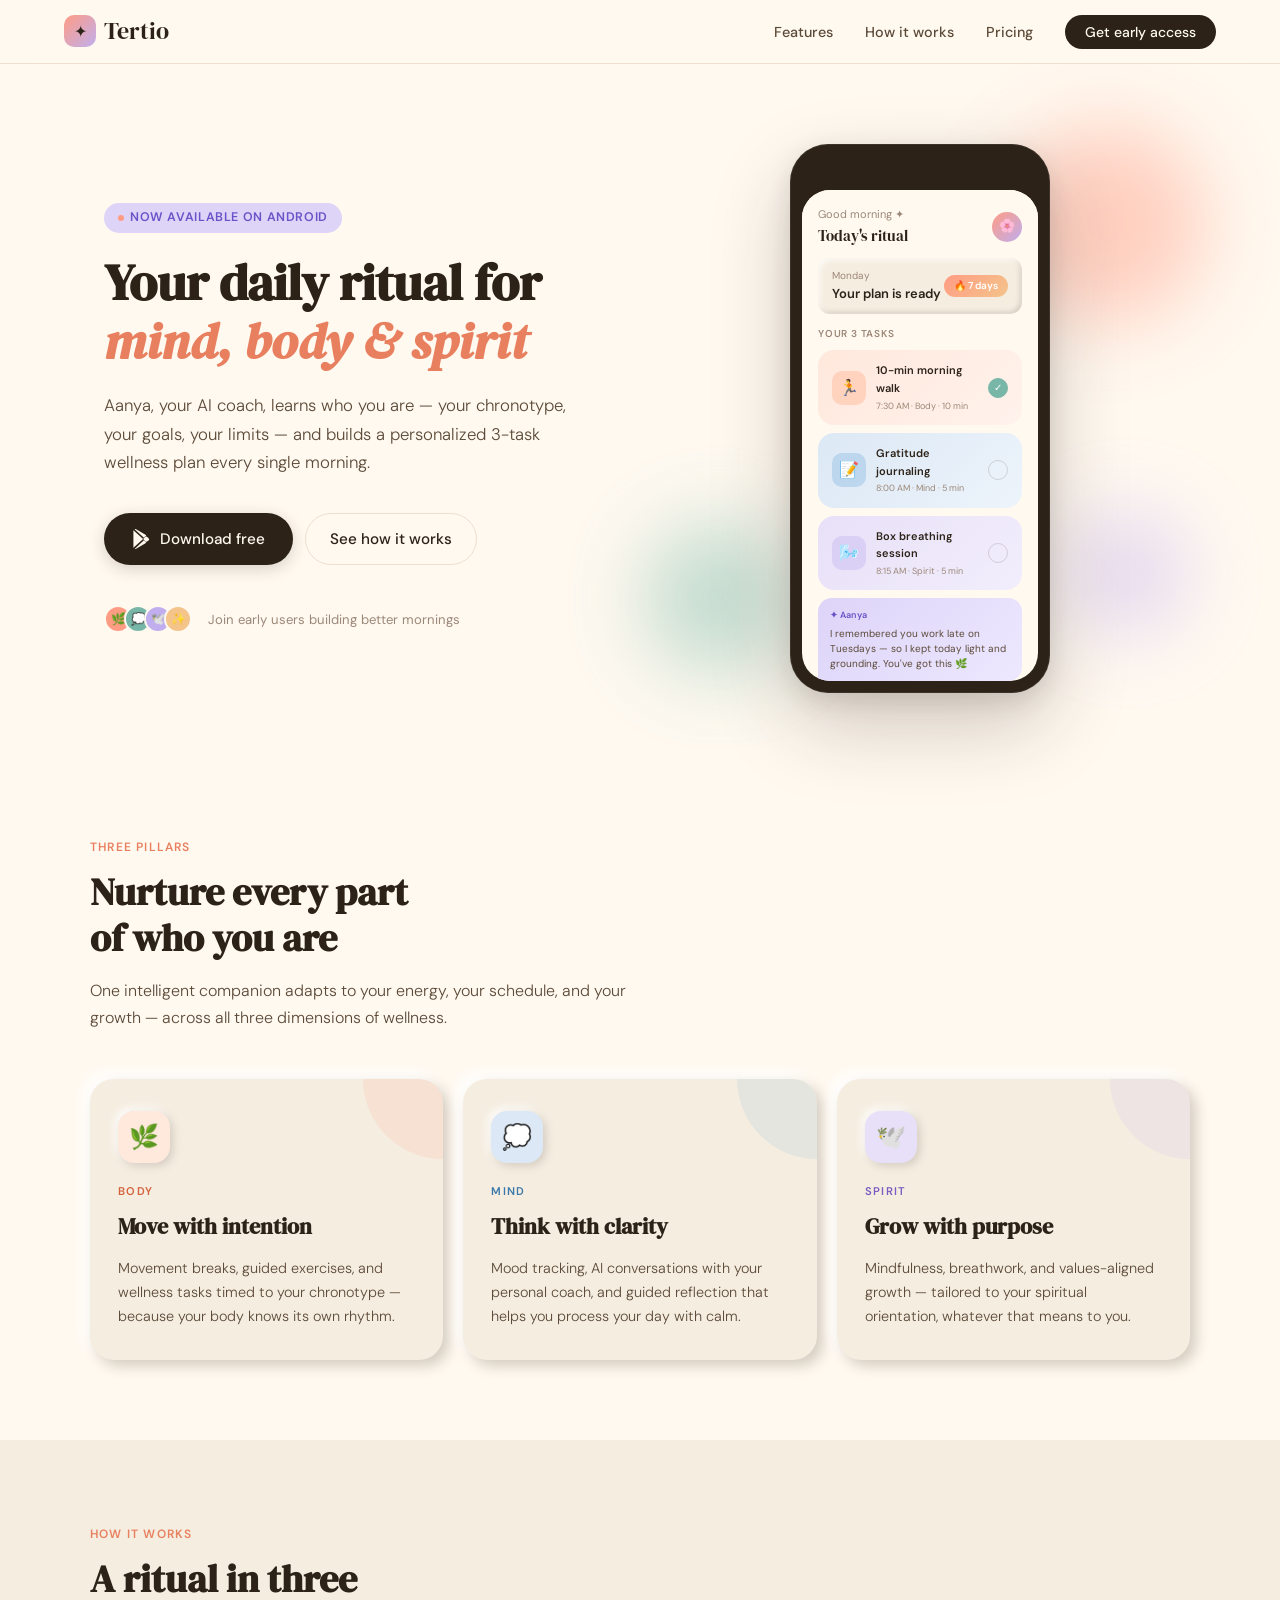
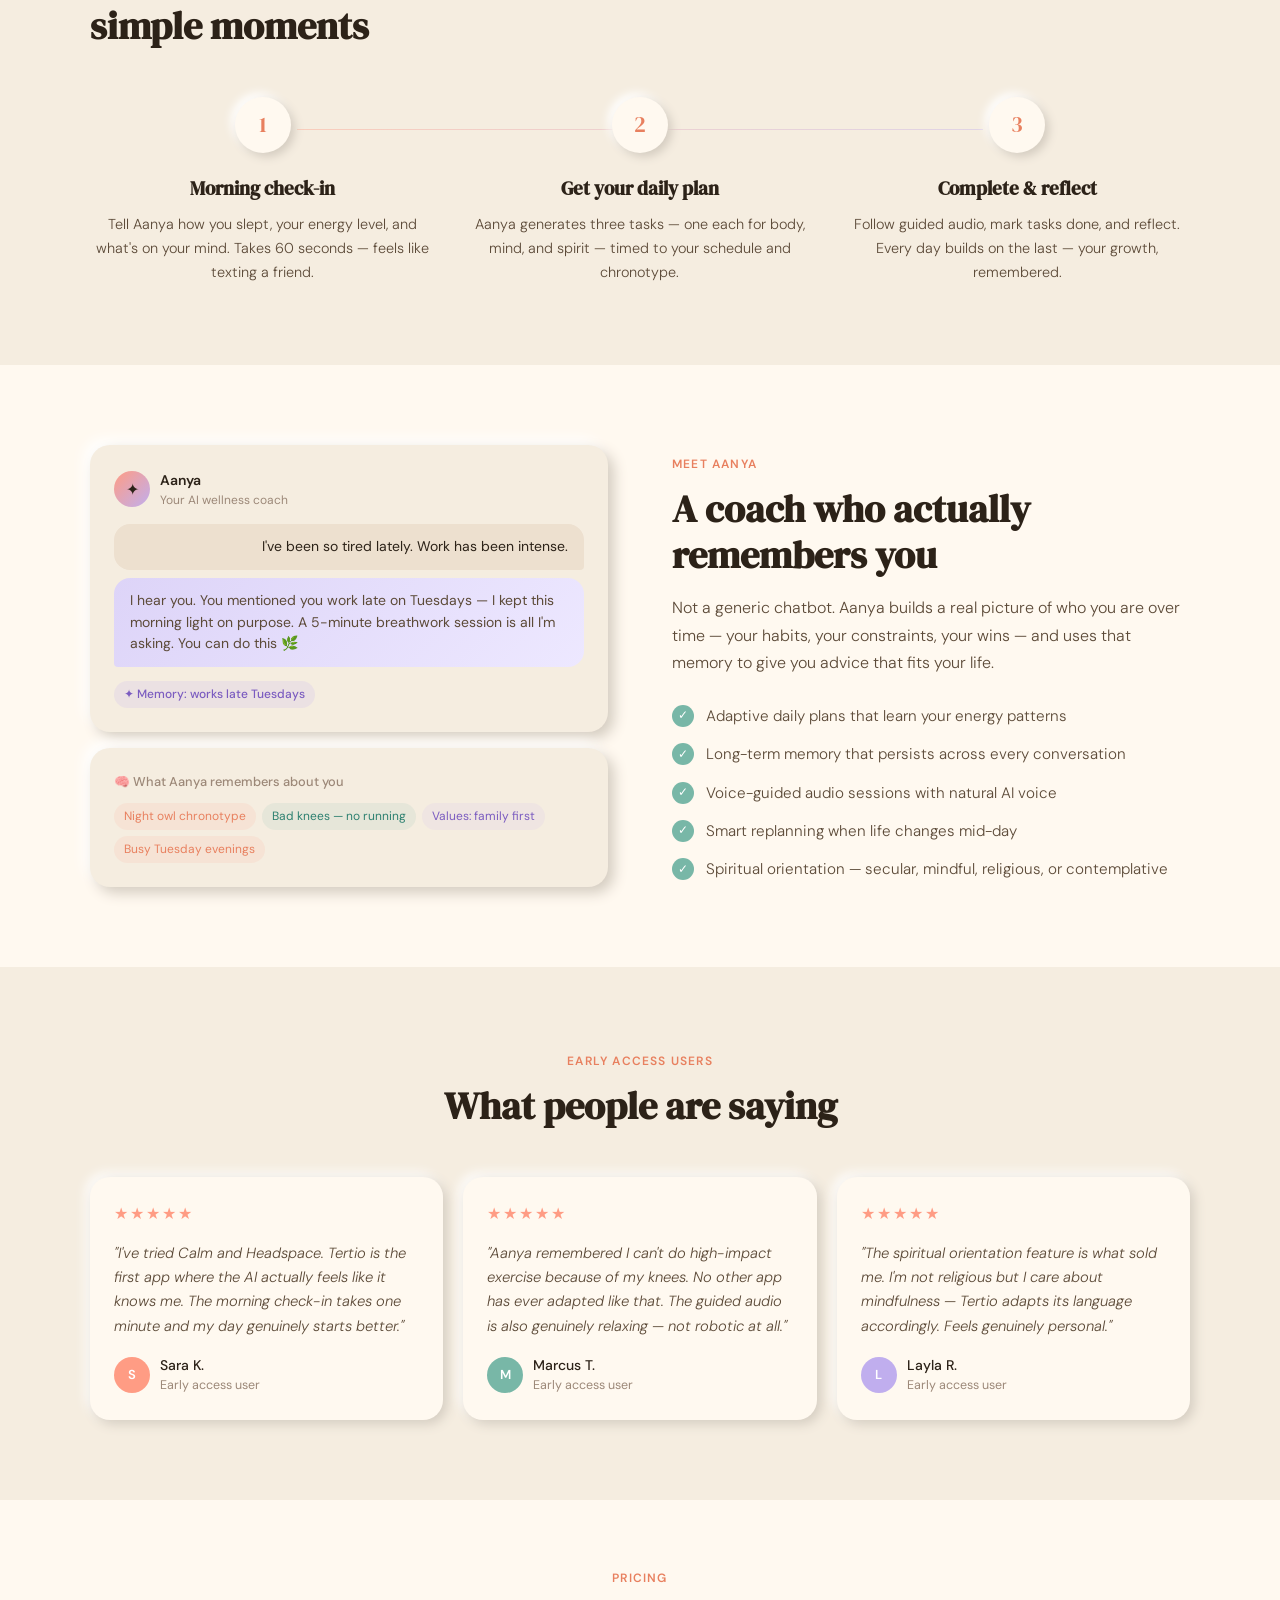
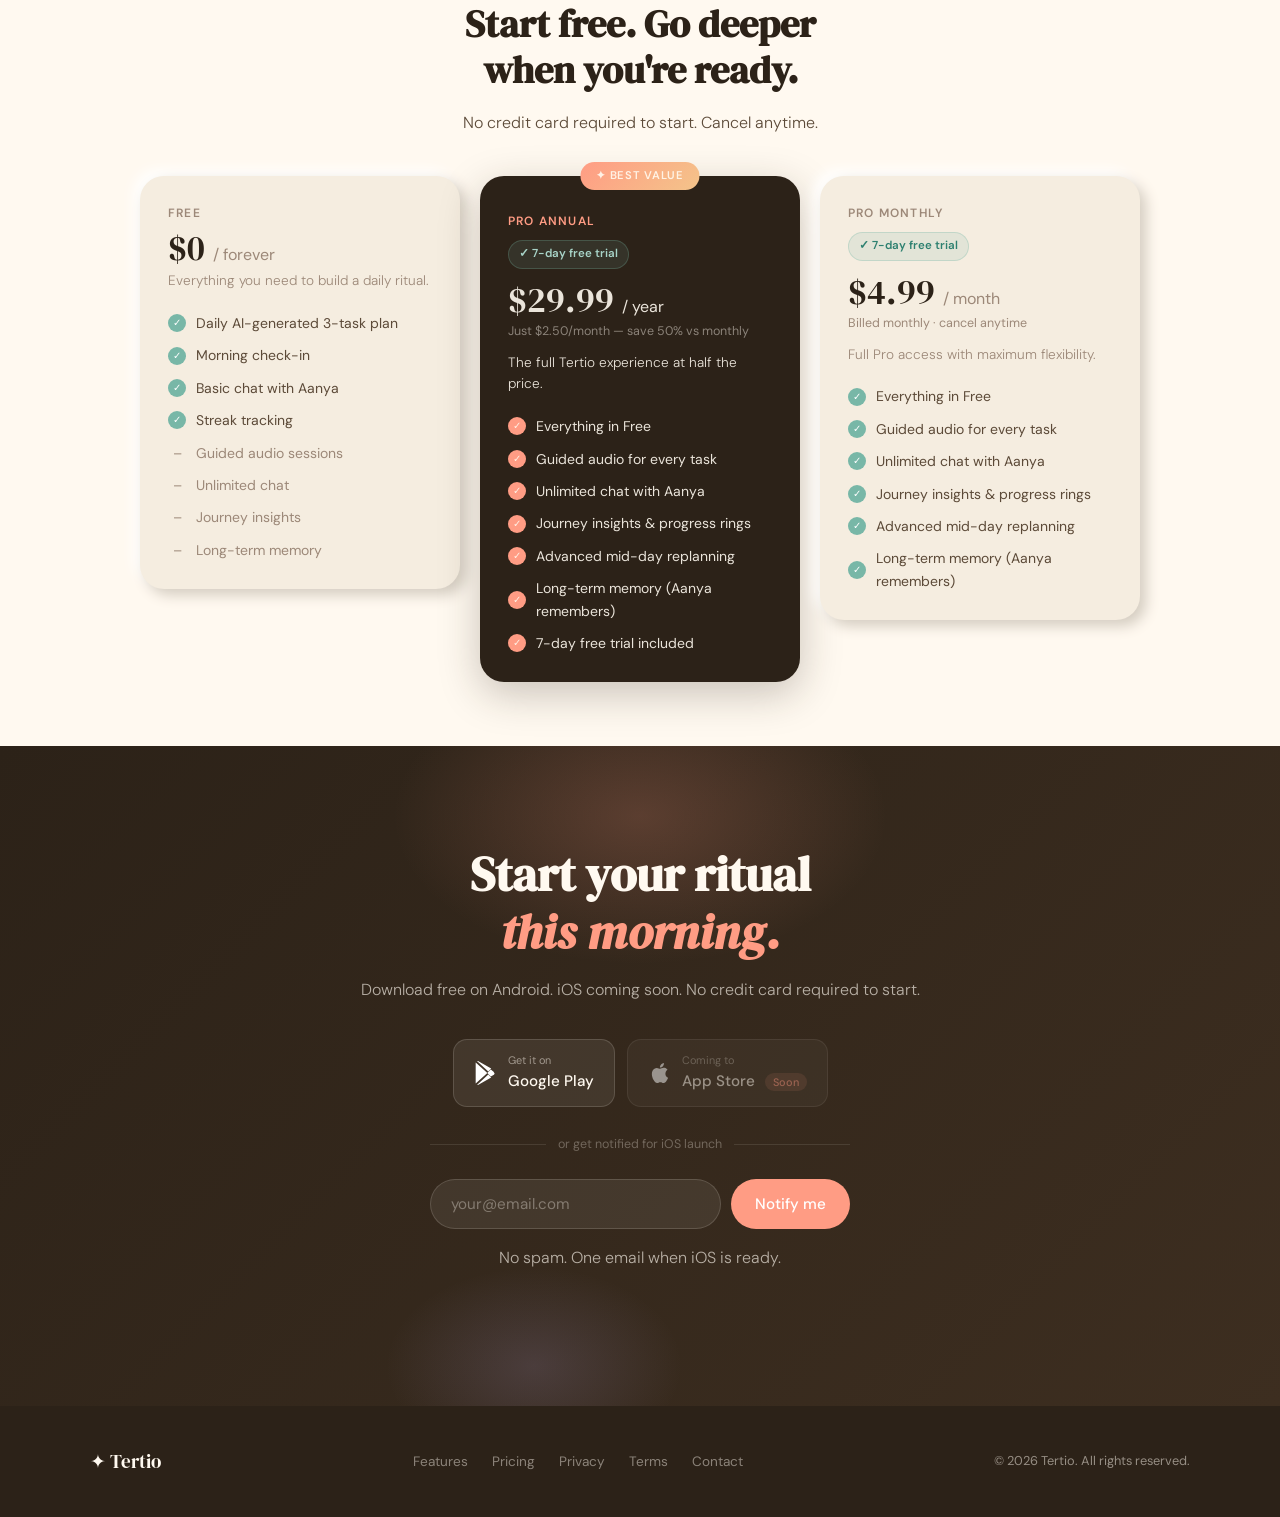
<file: index.html>
<!DOCTYPE html>
<html lang="en">
<head>
  <meta charset="UTF-8" />
  <meta name="viewport" content="width=device-width, initial-scale=1.0" />
  <meta name="description" content="Tertio is your warm daily wellness ritual. An AI co-pilot that helps you nurture mind, body, and spirit with personalized plans, guided audio sessions, and an AI companion that truly remembers you." />
  <title>Tertio — AI Co-Pilot for Mind, Body & Spirit</title>

  <link rel="preconnect" href="https://fonts.googleapis.com" />
  <link rel="preconnect" href="https://fonts.gstatic.com" crossorigin />
  <link href="https://fonts.googleapis.com/css2?family=DM+Serif+Display:ital@0;1&family=DM+Sans:wght@300;400;500;600&display=swap" rel="stylesheet" />

  <style>
    *, *::before, *::after { box-sizing: border-box; margin: 0; padding: 0; }

    :root {
      --ivory:     #FFF9F0;
      --ivory-mid: #F5EDE0;
      --ivory-deep:#EDE0CF;
      --coral:     #FF9C84;
      --coral-dark:#E8805F;
      --sage:      #78B7A7;
      --sage-light:#A8D4C8;
      --lavender:  #C0AEEE;
      --lavender-light:#DDD4F8;
      --ink:       #2C2218;
      --ink-mid:   #5C4A38;
      --ink-muted: #9C8878;
      --neu-shadow-light: #FFFFFF;
      --neu-shadow-dark:  #D4CCC0;
      --body-font: 'DM Sans', sans-serif;
      --display-font: 'DM Serif Display', serif;
    }

    html { scroll-behavior: smooth; }

    body {
      font-family: var(--body-font);
      background-color: var(--ivory);
      color: var(--ink);
      line-height: 1.6;
      -webkit-font-smoothing: antialiased;
    }

    /* ── NAV ── */
    nav {
      position: sticky;
      top: 0;
      z-index: 100;
      background: rgba(255,249,240,0.85);
      backdrop-filter: blur(12px);
      -webkit-backdrop-filter: blur(12px);
      border-bottom: 1px solid var(--ivory-deep);
      padding: 0 5vw;
      height: 64px;
      display: flex;
      align-items: center;
      justify-content: space-between;
    }
    .nav-logo {
      font-family: var(--display-font);
      font-size: 1.5rem;
      color: var(--ink);
      text-decoration: none;
      display: flex;
      align-items: center;
      gap: 8px;
    }
    .nav-logo .logo-mark {
      width: 32px; height: 32px;
      background: linear-gradient(135deg, var(--coral) 0%, var(--lavender) 100%);
      border-radius: 10px;
      display: flex; align-items: center; justify-content: center;
      font-size: 16px;
    }
    .nav-links {
      display: flex;
      align-items: center;
      gap: 2rem;
      list-style: none;
    }
    .nav-links a {
      font-size: 0.9rem;
      font-weight: 500;
      color: var(--ink-mid);
      text-decoration: none;
      transition: color 0.2s;
    }
    .nav-links a:hover { color: var(--coral-dark); }
    .nav-cta {
      background: var(--ink);
      color: var(--ivory) !important;
      padding: 8px 20px;
      border-radius: 100px;
      font-size: 0.875rem !important;
      font-weight: 500 !important;
      transition: background 0.2s, transform 0.15s !important;
    }
    .nav-cta:hover { background: var(--coral-dark) !important; color: #fff !important; transform: translateY(-1px); }
    .nav-hamburger { display: none; cursor: pointer; background: none; border: none; }
    .nav-hamburger span {
      display: block; width: 22px; height: 2px;
      background: var(--ink); margin: 5px 0;
      border-radius: 2px; transition: 0.3s;
    }

    /* ── HERO ── */
    .hero {
      padding: 80px 5vw 60px;
      display: grid;
      grid-template-columns: 1fr 1fr;
      gap: 48px;
      align-items: center;
      max-width: 1200px;
      margin: 0 auto;
    }
    .hero-eyebrow {
      display: inline-flex;
      align-items: center;
      gap: 6px;
      background: var(--lavender-light);
      color: #6B52C8;
      font-size: 0.78rem;
      font-weight: 600;
      letter-spacing: 0.05em;
      text-transform: uppercase;
      padding: 5px 14px;
      border-radius: 100px;
      margin-bottom: 20px;
    }
    .hero-eyebrow .dot {
      width: 6px; height: 6px;
      background: var(--coral);
      border-radius: 50%;
      animation: pulse 2s infinite;
    }
    @keyframes pulse {
      0%, 100% { opacity: 1; transform: scale(1); }
      50% { opacity: 0.5; transform: scale(0.8); }
    }
    .hero h1 {
      font-family: var(--display-font);
      font-size: clamp(2.4rem, 4vw, 3.4rem);
      line-height: 1.15;
      color: var(--ink);
      margin-bottom: 20px;
    }
    .hero h1 em {
      font-style: italic;
      color: var(--coral-dark);
    }
    .hero-sub {
      font-size: 1.05rem;
      color: var(--ink-mid);
      line-height: 1.7;
      margin-bottom: 36px;
      max-width: 480px;
      font-weight: 300;
    }
    .hero-actions {
      display: flex;
      flex-wrap: wrap;
      gap: 12px;
      align-items: center;
      margin-bottom: 40px;
    }
    .btn-primary {
      display: inline-flex;
      align-items: center;
      gap: 8px;
      background: var(--ink);
      color: var(--ivory);
      padding: 14px 28px;
      border-radius: 100px;
      font-size: 0.95rem;
      font-weight: 500;
      text-decoration: none;
      transition: background 0.2s, transform 0.15s, box-shadow 0.2s;
      box-shadow: 0 4px 16px rgba(44,34,24,0.18);
    }
    .btn-primary:hover { background: var(--coral-dark); transform: translateY(-2px); box-shadow: 0 8px 24px rgba(232,128,95,0.35); }
    .btn-primary svg { width: 20px; height: 20px; }

    .btn-secondary {
      display: inline-flex;
      align-items: center;
      gap: 8px;
      background: transparent;
      color: var(--ink);
      padding: 13px 24px;
      border-radius: 100px;
      border: 1.5px solid var(--ivory-deep);
      font-size: 0.95rem;
      font-weight: 500;
      text-decoration: none;
      transition: border-color 0.2s, background 0.2s;
    }
    .btn-secondary:hover { border-color: var(--coral); background: rgba(255,156,132,0.06); }

    .hero-trust {
      display: flex;
      align-items: center;
      gap: 16px;
      font-size: 0.82rem;
      color: var(--ink-muted);
    }
    .hero-trust .avatars {
      display: flex;
    }
    .hero-trust .avatars span {
      width: 28px; height: 28px;
      border-radius: 50%;
      border: 2px solid var(--ivory);
      margin-left: -8px;
      display: flex; align-items: center; justify-content: center;
      font-size: 12px;
    }
    .hero-trust .avatars span:first-child { margin-left: 0; }
    .av1 { background: var(--coral); }
    .av2 { background: var(--sage); }
    .av3 { background: var(--lavender); }
    .av4 { background: #F4C48A; }

    /* ── PHONE MOCKUP ── */
    .hero-visual {
      display: flex;
      justify-content: center;
      align-items: center;
      position: relative;
    }
    .phone-frame {
      width: 260px;
      background: var(--ink);
      border-radius: 38px;
      padding: 12px;
      box-shadow:
        0 32px 80px rgba(44,34,24,0.22),
        0 8px 24px rgba(44,34,24,0.12),
        inset 0 0 0 1px rgba(255,255,255,0.08);
      position: relative;
      z-index: 2;
    }
    .phone-notch {
      width: 80px; height: 26px;
      background: var(--ink);
      border-radius: 0 0 16px 16px;
      margin: 0 auto 8px;
      position: relative;
      z-index: 3;
    }
    .phone-screen {
      background: var(--ivory);
      border-radius: 28px;
      overflow: hidden;
      min-height: 480px;
      position: relative;
    }
    .app-header {
      background: var(--ivory);
      padding: 16px 16px 10px;
      display: flex;
      justify-content: space-between;
      align-items: center;
    }
    .app-greeting { font-size: 11px; color: var(--ink-muted); }
    .app-name { font-family: var(--display-font); font-size: 15px; color: var(--ink); }
    .app-avatar {
      width: 30px; height: 30px; border-radius: 50%;
      background: linear-gradient(135deg, var(--coral) 0%, var(--lavender) 100%);
      display: flex; align-items: center; justify-content: center;
      font-size: 13px; color: white;
    }
    .app-date-pill {
      margin: 0 16px 12px;
      background: var(--ivory-mid);
      border-radius: 12px;
      padding: 10px 14px;
      display: flex;
      justify-content: space-between;
      align-items: center;
      box-shadow: inset 2px 2px 5px rgba(255,255,255,0.8), inset -2px -2px 5px var(--neu-shadow-dark);
    }
    .date-label { font-size: 10px; color: var(--ink-muted); }
    .date-val { font-size: 13px; font-weight: 600; color: var(--ink); }
    .streak-badge {
      background: linear-gradient(135deg, var(--coral), #F4C48A);
      color: white;
      font-size: 10px;
      font-weight: 600;
      padding: 3px 10px;
      border-radius: 100px;
    }
    .app-section-label {
      padding: 0 16px 8px;
      font-size: 10px;
      font-weight: 600;
      letter-spacing: 0.08em;
      text-transform: uppercase;
      color: var(--ink-muted);
    }
    .task-card {
      margin: 0 16px 8px;
      border-radius: 16px;
      padding: 12px 14px;
      display: flex;
      align-items: center;
      gap: 10px;
    }
    .task-card.body-card { background: linear-gradient(135deg, #FFE8DC, #FFF2EC); }
    .task-card.mind-card { background: linear-gradient(135deg, #DCE8F5, #EDF4FB); }
    .task-card.spirit-card { background: linear-gradient(135deg, #E8E0F8, #F2EEfC); }
    .task-icon {
      width: 34px; height: 34px; border-radius: 10px;
      display: flex; align-items: center; justify-content: center;
      font-size: 16px; flex-shrink: 0;
    }
    .body-icon { background: rgba(255,176,138,0.4); }
    .mind-icon { background: rgba(134,182,223,0.4); }
    .spirit-icon { background: rgba(192,174,238,0.4); }
    .task-info { flex: 1; min-width: 0; }
    .task-title { font-size: 11px; font-weight: 600; color: var(--ink); }
    .task-time { font-size: 9px; color: var(--ink-muted); margin-top: 1px; }
    .task-check {
      width: 20px; height: 20px; border-radius: 50%;
      border: 1.5px solid rgba(44,34,24,0.15);
      display: flex; align-items: center; justify-content: center;
      flex-shrink: 0;
    }
    .task-check.done { background: var(--sage); border-color: var(--sage); color: white; font-size: 10px; }

    .aanya-bubble {
      margin: 8px 16px 0;
      background: linear-gradient(135deg, var(--lavender-light), #EDE8FF);
      border-radius: 14px 14px 14px 4px;
      padding: 10px 12px;
    }
    .aanya-label { font-size: 9px; font-weight: 600; color: #6B52C8; margin-bottom: 3px; }
    .aanya-text { font-size: 10px; color: var(--ink-mid); line-height: 1.5; }

    /* floating orbs behind phone */
    .orb {
      position: absolute;
      border-radius: 50%;
      filter: blur(40px);
      opacity: 0.45;
      pointer-events: none;
    }
    .orb-coral { width: 200px; height: 200px; background: var(--coral); top: -20px; right: -30px; }
    .orb-sage  { width: 150px; height: 150px; background: var(--sage);   bottom: 20px; left: -20px; }
    .orb-lav   { width: 120px; height: 120px; background: var(--lavender); bottom: 60px; right: -10px; }

    /* ── SECTION BASE ── */
    section { padding: 80px 5vw; }
    .section-inner { max-width: 1100px; margin: 0 auto; }
    .section-eyebrow {
      display: inline-block;
      font-size: 0.75rem;
      font-weight: 600;
      letter-spacing: 0.1em;
      text-transform: uppercase;
      color: var(--coral-dark);
      margin-bottom: 12px;
    }
    .section-title {
      font-family: var(--display-font);
      font-size: clamp(1.8rem, 3vw, 2.6rem);
      color: var(--ink);
      line-height: 1.2;
      margin-bottom: 16px;
    }
    .section-sub {
      font-size: 1rem;
      color: var(--ink-mid);
      max-width: 560px;
      font-weight: 300;
      line-height: 1.7;
    }

    /* ── PILLARS ── */
    .pillars { background: var(--ivory); }
    .pillars-grid {
      display: grid;
      grid-template-columns: repeat(3, 1fr);
      gap: 20px;
      margin-top: 48px;
    }
    .pillar-card {
      background: var(--ivory-mid);
      border-radius: 24px;
      padding: 32px 28px;
      box-shadow:
        6px 6px 14px var(--neu-shadow-dark),
        -6px -6px 14px var(--neu-shadow-light);
      transition: transform 0.2s, box-shadow 0.2s;
      position: relative;
      overflow: hidden;
    }
    .pillar-card:hover {
      transform: translateY(-4px);
      box-shadow: 8px 8px 20px var(--neu-shadow-dark), -8px -8px 20px var(--neu-shadow-light);
    }
    .pillar-card::before {
      content: '';
      position: absolute;
      top: 0; right: 0;
      width: 80px; height: 80px;
      border-radius: 0 24px 0 80px;
      opacity: 0.15;
    }
    .pillar-card.body::before  { background: var(--coral); }
    .pillar-card.mind::before  { background: #86B6DF; }
    .pillar-card.spirit::before { background: var(--lavender); }

    .pillar-icon {
      width: 52px; height: 52px;
      border-radius: 16px;
      display: flex; align-items: center; justify-content: center;
      font-size: 24px;
      margin-bottom: 20px;
      box-shadow: 3px 3px 8px var(--neu-shadow-dark), -3px -3px 8px var(--neu-shadow-light);
    }
    .body .pillar-icon  { background: #FFE8DC; }
    .mind .pillar-icon  { background: #DCE8F5; }
    .spirit .pillar-icon { background: #E8E0F8; }

    .pillar-label {
      font-size: 0.7rem;
      font-weight: 600;
      letter-spacing: 0.12em;
      text-transform: uppercase;
      margin-bottom: 8px;
    }
    .body .pillar-label   { color: #D4613A; }
    .mind .pillar-label   { color: #3A78A8; }
    .spirit .pillar-label { color: #7B5CC0; }

    .pillar-card h3 {
      font-family: var(--display-font);
      font-size: 1.4rem;
      color: var(--ink);
      margin-bottom: 12px;
    }
    .pillar-card p {
      font-size: 0.9rem;
      color: var(--ink-mid);
      line-height: 1.65;
      font-weight: 300;
    }

    /* ── HOW IT WORKS ── */
    .how { background: var(--ivory-mid); }
    .steps {
      display: grid;
      grid-template-columns: repeat(3, 1fr);
      gap: 32px;
      margin-top: 48px;
      position: relative;
    }
    .steps::before {
      content: '';
      position: absolute;
      top: 32px;
      left: calc(16.66% + 24px);
      right: calc(16.66% + 24px);
      height: 1px;
      background: linear-gradient(90deg, var(--coral), var(--lavender));
      opacity: 0.4;
    }
    .step { text-align: center; position: relative; }
    .step-num {
      width: 56px; height: 56px;
      background: var(--ivory);
      border-radius: 50%;
      margin: 0 auto 20px;
      display: flex; align-items: center; justify-content: center;
      font-family: var(--display-font);
      font-size: 1.4rem;
      color: var(--coral-dark);
      box-shadow: 4px 4px 10px var(--neu-shadow-dark), -4px -4px 10px var(--neu-shadow-light);
      position: relative;
      z-index: 2;
    }
    .step h3 {
      font-family: var(--display-font);
      font-size: 1.2rem;
      color: var(--ink);
      margin-bottom: 10px;
    }
    .step p { font-size: 0.9rem; color: var(--ink-mid); line-height: 1.65; font-weight: 300; }

    /* ── AANYA FEATURE ── */
    .aanya-section { background: var(--ivory); }
    .aanya-inner {
      display: grid;
      grid-template-columns: 1fr 1fr;
      gap: 64px;
      align-items: center;
    }
    .memory-card {
      background: var(--ivory-mid);
      border-radius: 20px;
      padding: 24px;
      box-shadow: 6px 6px 14px var(--neu-shadow-dark), -6px -6px 14px var(--neu-shadow-light);
      margin-bottom: 16px;
    }
    .memory-card-header {
      display: flex;
      align-items: center;
      gap: 10px;
      margin-bottom: 14px;
    }
    .memory-avatar {
      width: 36px; height: 36px; border-radius: 50%;
      background: linear-gradient(135deg, var(--coral) 0%, var(--lavender) 100%);
      display: flex; align-items: center; justify-content: center;
      font-size: 16px;
    }
    .memory-name { font-weight: 600; font-size: 0.875rem; color: var(--ink); }
    .memory-sub  { font-size: 0.75rem; color: var(--ink-muted); }
    .chat-bubble {
      border-radius: 16px;
      padding: 12px 16px;
      font-size: 0.875rem;
      line-height: 1.55;
      margin-bottom: 8px;
    }
    .chat-bubble.user { background: var(--ivory-deep); color: var(--ink); border-radius: 16px 16px 4px 16px; text-align: right; }
    .chat-bubble.aanya { background: linear-gradient(135deg, var(--lavender-light), #EDE8FF); color: var(--ink-mid); border-radius: 16px 16px 16px 4px; }
    .memory-tag {
      display: inline-flex;
      align-items: center;
      gap: 4px;
      background: rgba(192,174,238,0.2);
      color: #7B5CC0;
      font-size: 0.75rem;
      font-weight: 500;
      padding: 4px 10px;
      border-radius: 100px;
      margin-top: 6px;
    }
    .feature-list { list-style: none; margin-top: 28px; display: flex; flex-direction: column; gap: 14px; }
    .feature-list li {
      display: flex;
      align-items: flex-start;
      gap: 12px;
      font-size: 0.95rem;
      color: var(--ink-mid);
      font-weight: 300;
    }
    .feature-check {
      width: 22px; height: 22px; border-radius: 50%;
      background: var(--sage);
      flex-shrink: 0;
      display: flex; align-items: center; justify-content: center;
      color: white;
      font-size: 12px;
      margin-top: 1px;
    }

    /* ── SOCIAL PROOF ── */
    .proof { background: var(--ivory-mid); }
    .proof-grid {
      display: grid;
      grid-template-columns: repeat(3, 1fr);
      gap: 20px;
      margin-top: 48px;
    }
    .proof-card {
      background: var(--ivory);
      border-radius: 20px;
      padding: 24px;
      box-shadow: 4px 4px 12px var(--neu-shadow-dark), -4px -4px 12px var(--neu-shadow-light);
    }
    .proof-stars { color: var(--coral); font-size: 1rem; margin-bottom: 14px; letter-spacing: 2px; }
    .proof-text {
      font-size: 0.92rem;
      color: var(--ink-mid);
      line-height: 1.65;
      font-style: italic;
      font-weight: 300;
      margin-bottom: 16px;
    }
    .proof-author { display: flex; align-items: center; gap: 10px; }
    .proof-initials {
      width: 36px; height: 36px; border-radius: 50%;
      display: flex; align-items: center; justify-content: center;
      font-size: 13px; font-weight: 600; color: white;
    }
    .proof-author-name { font-size: 0.875rem; font-weight: 500; color: var(--ink); }
    .proof-author-sub  { font-size: 0.78rem; color: var(--ink-muted); }

    /* ── PRICING STRIP ── */
    .pricing-strip {
      background: var(--ivory);
      padding: 64px 5vw;
    }
    .pricing-inner { max-width: 1000px; margin: 0 auto; }
    .pricing-cards {
      display: grid;
      grid-template-columns: 1fr 1fr 1fr;
      gap: 20px;
      margin-top: 40px;
      align-items: start;
    }
    .pricing-card {
      background: var(--ivory-mid);
      border-radius: 24px;
      padding: 28px;
      box-shadow: 6px 6px 14px var(--neu-shadow-dark), -6px -6px 14px var(--neu-shadow-light);
      position: relative;
    }
    .pricing-card.featured {
      background: var(--ink);
      box-shadow: 0 12px 40px rgba(44,34,24,0.25);
      transform: scale(1.03);
    }
    .pricing-card.featured * { color: rgba(255,249,240,0.9) !important; }
    .pricing-card.featured .pricing-check { background: var(--coral) !important; }
    .pricing-best-badge {
      position: absolute;
      top: -14px;
      left: 50%;
      transform: translateX(-50%);
      background: linear-gradient(135deg, var(--coral), #F4C48A);
      color: white !important;
      font-size: 0.7rem;
      font-weight: 600;
      letter-spacing: 0.06em;
      text-transform: uppercase;
      padding: 5px 16px;
      border-radius: 100px;
      white-space: nowrap;
    }
    .pricing-trial-badge {
      display: inline-flex;
      align-items: center;
      gap: 4px;
      background: rgba(120,183,167,0.15);
      color: #2D8070;
      font-size: 0.72rem;
      font-weight: 600;
      padding: 4px 10px;
      border-radius: 100px;
      margin-bottom: 14px;
      border: 1px solid rgba(120,183,167,0.3);
    }
    .pricing-trial-badge.light {
      background: rgba(120,183,167,0.12);
      color: var(--sage-light) !important;
      border-color: rgba(120,183,167,0.25);
    }
    .pricing-save-tag {
      font-size: 0.72rem;
      font-weight: 600;
      color: var(--coral-dark);
      margin-left: 6px;
    }
    .pricing-tier { font-size: 0.75rem; font-weight: 600; letter-spacing: 0.1em; text-transform: uppercase; color: var(--ink-muted); margin-bottom: 8px; }
    .pricing-price { font-family: var(--display-font); font-size: 2.2rem; color: var(--ink); line-height: 1; margin-bottom: 4px; }
    .pricing-price span { font-size: 1rem; font-family: var(--body-font); color: var(--ink-muted); }
    .pricing-billed { font-size: 0.78rem; color: var(--ink-muted); margin-bottom: 4px; }
    .pricing-desc { font-size: 0.85rem; color: var(--ink-muted); margin-bottom: 20px; font-weight: 300; }
    .pricing-features { list-style: none; display: flex; flex-direction: column; gap: 10px; }
    .pricing-features li { display: flex; align-items: center; gap: 10px; font-size: 0.875rem; color: var(--ink-mid); }
    .pricing-check {
      width: 18px; height: 18px; border-radius: 50%;
      background: var(--sage); flex-shrink: 0;
      display: flex; align-items: center; justify-content: center;
      color: white; font-size: 10px;
    }
    .pricing-x {
      width: 18px; height: 18px; flex-shrink: 0;
      display: flex; align-items: center; justify-content: center;
      color: var(--ink-muted); font-size: 14px;
    }

    /* ── WAITLIST ── */
    .waitlist {
      background: linear-gradient(135deg, var(--ink) 0%, #3D2E20 100%);
      padding: 100px 5vw;
      text-align: center;
      position: relative;
      overflow: hidden;
    }
    .waitlist::before {
      content: '';
      position: absolute;
      top: -80px; left: 50%;
      transform: translateX(-50%);
      width: 500px; height: 300px;
      background: radial-gradient(ellipse, rgba(255,156,132,0.2) 0%, transparent 70%);
      pointer-events: none;
    }
    .waitlist::after {
      content: '';
      position: absolute;
      bottom: -60px; left: 30%;
      width: 300px; height: 200px;
      background: radial-gradient(ellipse, rgba(192,174,238,0.15) 0%, transparent 70%);
      pointer-events: none;
    }
    .waitlist-inner { position: relative; z-index: 1; max-width: 560px; margin: 0 auto; }
    .waitlist h2 {
      font-family: var(--display-font);
      font-size: clamp(2rem, 4vw, 3rem);
      color: var(--ivory);
      line-height: 1.2;
      margin-bottom: 16px;
    }
    .waitlist p {
      font-size: 1rem;
      color: rgba(255,249,240,0.65);
      margin-bottom: 36px;
      font-weight: 300;
    }
    .waitlist-form {
      display: flex;
      gap: 10px;
      max-width: 420px;
      margin: 0 auto 16px;
    }
    .waitlist-form input {
      flex: 1;
      padding: 14px 20px;
      border-radius: 100px;
      border: 1px solid rgba(255,249,240,0.15);
      background: rgba(255,249,240,0.08);
      color: var(--ivory);
      font-size: 0.95rem;
      font-family: var(--body-font);
      outline: none;
      transition: border-color 0.2s;
    }
    .waitlist-form input::placeholder { color: rgba(255,249,240,0.35); }
    .waitlist-form input:focus { border-color: var(--coral); }
    .waitlist-form button {
      padding: 14px 24px;
      background: var(--coral);
      color: white;
      border: none;
      border-radius: 100px;
      font-size: 0.95rem;
      font-weight: 500;
      font-family: var(--body-font);
      cursor: pointer;
      transition: background 0.2s, transform 0.15s;
      white-space: nowrap;
    }
    .waitlist-form button:hover { background: var(--coral-dark); transform: translateY(-1px); }
    .waitlist-note { font-size: 0.8rem; color: rgba(255,249,240,0.4); }
    .waitlist-divider {
      display: flex;
      align-items: center;
      gap: 12px;
      max-width: 420px;
      margin: 24px auto;
    }
    .waitlist-divider::before, .waitlist-divider::after {
      content: '';
      flex: 1;
      height: 1px;
      background: rgba(255,249,240,0.1);
    }
    .waitlist-divider span { font-size: 0.78rem; color: rgba(255,249,240,0.3); }
    .store-badges {
      display: flex;
      gap: 12px;
      justify-content: center;
      flex-wrap: wrap;
    }
    .store-badge {
      display: inline-flex;
      align-items: center;
      gap: 10px;
      background: rgba(255,249,240,0.08);
      border: 1px solid rgba(255,249,240,0.15);
      border-radius: 14px;
      padding: 12px 20px;
      text-decoration: none;
      color: var(--ivory);
      transition: background 0.2s, border-color 0.2s;
    }
    .store-badge:hover { background: rgba(255,249,240,0.14); border-color: rgba(255,249,240,0.3); }
    .store-badge svg { width: 24px; height: 24px; }
    .store-badge-text { text-align: left; }
    .store-badge-sub  { font-size: 0.68rem; color: rgba(255,249,240,0.5); display: block; }
    .store-badge-name { font-size: 0.95rem; font-weight: 500; display: block; }
    .badge-soon {
      font-size: 0.68rem;
      background: rgba(255,156,132,0.2);
      color: var(--coral);
      padding: 2px 8px;
      border-radius: 100px;
      margin-left: 6px;
    }

    /* ── FOOTER ── */
    footer {
      background: var(--ink);
      color: rgba(255,249,240,0.5);
      padding: 40px 5vw;
    }
    .footer-inner {
      max-width: 1100px;
      margin: 0 auto;
      display: flex;
      justify-content: space-between;
      align-items: center;
      flex-wrap: wrap;
      gap: 16px;
    }
    .footer-logo {
      font-family: var(--display-font);
      font-size: 1.2rem;
      color: var(--ivory);
      text-decoration: none;
    }
    .footer-links { display: flex; gap: 24px; flex-wrap: wrap; }
    .footer-links a { font-size: 0.85rem; color: rgba(255,249,240,0.45); text-decoration: none; transition: color 0.2s; }
    .footer-links a:hover { color: var(--coral); }
    .footer-copy { font-size: 0.8rem; }

    /* ── SUCCESS STATE ── */
    .waitlist-success {
      display: none;
      background: rgba(120,183,167,0.15);
      border: 1px solid rgba(120,183,167,0.3);
      border-radius: 14px;
      padding: 14px 20px;
      color: var(--sage-light);
      font-size: 0.9rem;
      max-width: 420px;
      margin: 0 auto 16px;
    }

    /* ── RESPONSIVE ── */
    @media (max-width: 900px) {
      .hero { grid-template-columns: 1fr; text-align: center; padding: 48px 5vw 40px; }
      .hero-sub { margin-left: auto; margin-right: auto; }
      .hero-actions { justify-content: center; }
      .hero-trust { justify-content: center; }
      .hero-visual { order: -1; }
      .phone-frame { width: 220px; }
      .phone-screen { min-height: 400px; }
      .pillars-grid { grid-template-columns: 1fr; }
      .steps { grid-template-columns: 1fr; }
      .steps::before { display: none; }
      .aanya-inner { grid-template-columns: 1fr; }
      .proof-grid { grid-template-columns: 1fr; }
      .pricing-cards { grid-template-columns: 1fr; }
      .pricing-card.featured { transform: scale(1); }
      .nav-links { display: none; }
      .nav-hamburger { display: block; }
      .waitlist-form { flex-direction: column; border-radius: 20px; }
      .waitlist-form input { border-radius: 100px; }
      .waitlist-form button { border-radius: 100px; }
    }

    @media (max-width: 600px) {
      .hero h1 { font-size: 2rem; }
      .section-title { font-size: 1.7rem; }
      section { padding: 60px 5vw; }
    }

    @media (prefers-reduced-motion: reduce) {
      *, ::before, ::after { animation-duration: 0.01ms !important; transition-duration: 0.01ms !important; }
    }

    /* ── SCROLL REVEAL ── */
    .reveal { opacity: 0; transform: translateY(24px); transition: opacity 0.6s ease, transform 0.6s ease; }
    .reveal.visible { opacity: 1; transform: translateY(0); }
    .reveal-delay-1 { transition-delay: 0.1s; }
    .reveal-delay-2 { transition-delay: 0.2s; }
    .reveal-delay-3 { transition-delay: 0.3s; }
  </style>
</head>

<body>

  <!-- NAV -->
  <nav>
    <a href="#" class="nav-logo">
      <div class="logo-mark">✦</div>
      Tertio
    </a>
    <ul class="nav-links">
      <li><a href="#features">Features</a></li>
      <li><a href="#how-it-works">How it works</a></li>
      <li><a href="#pricing">Pricing</a></li>
      <li><a href="#waitlist" class="nav-cta">Get early access</a></li>
    </ul>
    <button class="nav-hamburger" aria-label="Open menu" onclick="document.querySelector('.nav-links').style.display = document.querySelector('.nav-links').style.display === 'flex' ? 'none' : 'flex'">
      <span></span><span></span><span></span>
    </button>
  </nav>

  <!-- HERO -->
  <section style="padding: 0;">
    <div class="hero">
      <div class="hero-content">
        <div class="hero-eyebrow">
          <span class="dot"></span>
          Now available on Android
        </div>
        <h1>Your daily ritual for<br /><em>mind, body & spirit</em></h1>
        <p class="hero-sub">
          Aanya, your AI coach, learns who you are — your chronotype, your goals, your limits — and builds a personalized 3-task wellness plan every single morning.
        </p>
        <div class="hero-actions">
          <a href="https://play.google.com/store/apps/details?id=com.synetexlabs.tertio" class="btn-primary" target="_blank" rel="noopener">
            <svg viewBox="0 0 24 24" fill="currentColor"><path d="M3.18 23.85c.39.22.84.22 1.24.01l12.76-7.37-2.9-2.9L3.18 23.85zm-1.5-1.44V1.59L13.34 12 1.68 22.41zm18.18-11.5L16.8 8.55l-3.46 3.45 3.46 3.46 3.1-1.79c.88-.51.88-1.72-.04-2.22zM4.42.14c-.4-.21-.85-.22-1.24.01l11.1 10.4L17.18 7.6 4.42.14z"/></svg>
            Download free
          </a>
          <a href="#features" class="btn-secondary">See how it works</a>
        </div>
        <div class="hero-trust">
          <div class="avatars">
            <span class="av1">🌿</span>
            <span class="av2">💭</span>
            <span class="av3">🕊️</span>
            <span class="av4">✨</span>
          </div>
          <span>Join early users building better mornings</span>
        </div>
      </div>

      <div class="hero-visual">
        <div class="orb orb-coral"></div>
        <div class="orb orb-sage"></div>
        <div class="orb orb-lav"></div>

        <div class="phone-frame">
          <div class="phone-notch"></div>
          <div class="phone-screen">
            <div class="app-header">
              <div>
                <div class="app-greeting">Good morning ✦</div>
                <div class="app-name">Today's ritual</div>
              </div>
              <div class="app-avatar">🌸</div>
            </div>

            <div class="app-date-pill">
              <div>
                <div class="date-label">Monday</div>
                <div class="date-val">Your plan is ready</div>
              </div>
              <div class="streak-badge">🔥 7 days</div>
            </div>

            <div class="app-section-label">Your 3 tasks</div>

            <div class="task-card body-card">
              <div class="task-icon body-icon">🏃</div>
              <div class="task-info">
                <div class="task-title">10-min morning walk</div>
                <div class="task-time">7:30 AM · Body · 10 min</div>
              </div>
              <div class="task-check done">✓</div>
            </div>

            <div class="task-card mind-card">
              <div class="task-icon mind-icon">📝</div>
              <div class="task-info">
                <div class="task-title">Gratitude journaling</div>
                <div class="task-time">8:00 AM · Mind · 5 min</div>
              </div>
              <div class="task-check"></div>
            </div>

            <div class="task-card spirit-card">
              <div class="task-icon spirit-icon">🌬️</div>
              <div class="task-info">
                <div class="task-title">Box breathing session</div>
                <div class="task-time">8:15 AM · Spirit · 5 min</div>
              </div>
              <div class="task-check"></div>
            </div>

            <div class="aanya-bubble">
              <div class="aanya-label">✦ Aanya</div>
              <div class="aanya-text">I remembered you work late on Tuesdays — so I kept today light and grounding. You've got this 🌿</div>
            </div>
          </div>
        </div>
      </div>
    </div>
  </section>

  <!-- PILLARS -->
  <section id="features" class="pillars">
    <div class="section-inner">
      <div class="reveal">
        <span class="section-eyebrow">Three pillars</span>
        <h2 class="section-title">Nurture every part<br />of who you are</h2>
        <p class="section-sub">One intelligent companion adapts to your energy, your schedule, and your growth — across all three dimensions of wellness.</p>
      </div>

      <div class="pillars-grid">
        <div class="pillar-card body reveal reveal-delay-1">
          <div class="pillar-icon">🌿</div>
          <div class="pillar-label">Body</div>
          <h3>Move with intention</h3>
          <p>Movement breaks, guided exercises, and wellness tasks timed to your chronotype — because your body knows its own rhythm.</p>
        </div>
        <div class="pillar-card mind reveal reveal-delay-2">
          <div class="pillar-icon">💭</div>
          <div class="pillar-label">Mind</div>
          <h3>Think with clarity</h3>
          <p>Mood tracking, AI conversations with your personal coach, and guided reflection that helps you process your day with calm.</p>
        </div>
        <div class="pillar-card spirit reveal reveal-delay-3">
          <div class="pillar-icon">🕊️</div>
          <div class="pillar-label">Spirit</div>
          <h3>Grow with purpose</h3>
          <p>Mindfulness, breathwork, and values-aligned growth — tailored to your spiritual orientation, whatever that means to you.</p>
        </div>
      </div>
    </div>
  </section>

  <!-- HOW IT WORKS -->
  <section id="how-it-works" class="how">
    <div class="section-inner">
      <div class="reveal">
        <span class="section-eyebrow">How it works</span>
        <h2 class="section-title">A ritual in three<br />simple moments</h2>
      </div>
      <div class="steps">
        <div class="step reveal reveal-delay-1">
          <div class="step-num">1</div>
          <h3>Morning check-in</h3>
          <p>Tell Aanya how you slept, your energy level, and what's on your mind. Takes 60 seconds — feels like texting a friend.</p>
        </div>
        <div class="step reveal reveal-delay-2">
          <div class="step-num">2</div>
          <h3>Get your daily plan</h3>
          <p>Aanya generates three tasks — one each for body, mind, and spirit — timed to your schedule and chronotype.</p>
        </div>
        <div class="step reveal reveal-delay-3">
          <div class="step-num">3</div>
          <h3>Complete & reflect</h3>
          <p>Follow guided audio, mark tasks done, and reflect. Every day builds on the last — your growth, remembered.</p>
        </div>
      </div>
    </div>
  </section>

  <!-- AANYA FEATURE -->
  <section class="aanya-section">
    <div class="section-inner">
      <div class="aanya-inner">
        <div class="reveal">
          <div class="memory-card">
            <div class="memory-card-header">
              <div class="memory-avatar">✦</div>
              <div>
                <div class="memory-name">Aanya</div>
                <div class="memory-sub">Your AI wellness coach</div>
              </div>
            </div>
            <div class="chat-bubble user">I've been so tired lately. Work has been intense.</div>
            <div class="chat-bubble aanya">I hear you. You mentioned you work late on Tuesdays — I kept this morning light on purpose. A 5-minute breathwork session is all I'm asking. You can do this 🌿</div>
            <div class="memory-tag">✦ Memory: works late Tuesdays</div>
          </div>
          <div class="memory-card" style="margin-bottom: 0;">
            <div style="font-size: 0.8rem; color: var(--ink-muted); margin-bottom: 10px; font-weight: 500;">🧠 What Aanya remembers about you</div>
            <div style="display: flex; flex-wrap: wrap; gap: 6px;">
              <span style="background: rgba(255,156,132,0.12); color: var(--coral-dark); font-size: 0.75rem; padding: 4px 10px; border-radius: 100px;">Night owl chronotype</span>
              <span style="background: rgba(120,183,167,0.12); color: #2D8070; font-size: 0.75rem; padding: 4px 10px; border-radius: 100px;">Bad knees — no running</span>
              <span style="background: rgba(192,174,238,0.12); color: #7B5CC0; font-size: 0.75rem; padding: 4px 10px; border-radius: 100px;">Values: family first</span>
              <span style="background: rgba(255,156,132,0.12); color: var(--coral-dark); font-size: 0.75rem; padding: 4px 10px; border-radius: 100px;">Busy Tuesday evenings</span>
            </div>
          </div>
        </div>

        <div class="reveal reveal-delay-1">
          <span class="section-eyebrow">Meet Aanya</span>
          <h2 class="section-title">A coach who actually<br />remembers you</h2>
          <p class="section-sub">Not a generic chatbot. Aanya builds a real picture of who you are over time — your habits, your constraints, your wins — and uses that memory to give you advice that fits your life.</p>
          <ul class="feature-list">
            <li><span class="feature-check">✓</span>Adaptive daily plans that learn your energy patterns</li>
            <li><span class="feature-check">✓</span>Long-term memory that persists across every conversation</li>
            <li><span class="feature-check">✓</span>Voice-guided audio sessions with natural AI voice</li>
            <li><span class="feature-check">✓</span>Smart replanning when life changes mid-day</li>
            <li><span class="feature-check">✓</span>Spiritual orientation — secular, mindful, religious, or contemplative</li>
          </ul>
        </div>
      </div>
    </div>
  </section>

  <!-- SOCIAL PROOF -->
  <section class="proof">
    <div class="section-inner">
      <div class="reveal" style="text-align: center; margin-bottom: 0;">
        <span class="section-eyebrow">Early access users</span>
        <h2 class="section-title">What people are saying</h2>
      </div>
      <div class="proof-grid">
        <div class="proof-card reveal reveal-delay-1">
          <div class="proof-stars">★★★★★</div>
          <p class="proof-text">"I've tried Calm and Headspace. Tertio is the first app where the AI actually feels like it knows me. The morning check-in takes one minute and my day genuinely starts better."</p>
          <div class="proof-author">
            <div class="proof-initials" style="background: var(--coral);">S</div>
            <div>
              <div class="proof-author-name">Sara K.</div>
              <div class="proof-author-sub">Early access user</div>
            </div>
          </div>
        </div>
        <div class="proof-card reveal reveal-delay-2">
          <div class="proof-stars">★★★★★</div>
          <p class="proof-text">"Aanya remembered I can't do high-impact exercise because of my knees. No other app has ever adapted like that. The guided audio is also genuinely relaxing — not robotic at all."</p>
          <div class="proof-author">
            <div class="proof-initials" style="background: var(--sage);">M</div>
            <div>
              <div class="proof-author-name">Marcus T.</div>
              <div class="proof-author-sub">Early access user</div>
            </div>
          </div>
        </div>
        <div class="proof-card reveal reveal-delay-3">
          <div class="proof-stars">★★★★★</div>
          <p class="proof-text">"The spiritual orientation feature is what sold me. I'm not religious but I care about mindfulness — Tertio adapts its language accordingly. Feels genuinely personal."</p>
          <div class="proof-author">
            <div class="proof-initials" style="background: var(--lavender);">L</div>
            <div>
              <div class="proof-author-name">Layla R.</div>
              <div class="proof-author-sub">Early access user</div>
            </div>
          </div>
        </div>
      </div>
    </div>
  </section>

  <!-- PRICING -->
  <section id="pricing" class="pricing-strip">
    <div class="pricing-inner">
      <div class="reveal" style="text-align: center;">
        <span class="section-eyebrow">Pricing</span>
        <h2 class="section-title">Start free. Go deeper<br />when you're ready.</h2>
        <p class="section-sub" style="margin: 12px auto 0; text-align: center;">No credit card required to start. Cancel anytime.</p>
      </div>
      <div class="pricing-cards">

        <!-- FREE -->
        <div class="pricing-card reveal reveal-delay-1">
          <div class="pricing-tier">Free</div>
          <div class="pricing-price">$0 <span>/ forever</span></div>
          <div class="pricing-desc">Everything you need to build a daily ritual.</div>
          <ul class="pricing-features">
            <li><span class="pricing-check">✓</span> Daily AI-generated 3-task plan</li>
            <li><span class="pricing-check">✓</span> Morning check-in</li>
            <li><span class="pricing-check">✓</span> Basic chat with Aanya</li>
            <li><span class="pricing-check">✓</span> Streak tracking</li>
            <li><span class="pricing-x">–</span> <span style="color: var(--ink-muted);">Guided audio sessions</span></li>
            <li><span class="pricing-x">–</span> <span style="color: var(--ink-muted);">Unlimited chat</span></li>
            <li><span class="pricing-x">–</span> <span style="color: var(--ink-muted);">Journey insights</span></li>
            <li><span class="pricing-x">–</span> <span style="color: var(--ink-muted);">Long-term memory</span></li>
          </ul>
        </div>

        <!-- PRO ANNUAL — FEATURED -->
        <div class="pricing-card featured reveal reveal-delay-2">
          <div class="pricing-best-badge">✦ Best value</div>
          <div class="pricing-tier" style="color: var(--coral) !important; margin-top: 8px;">Pro Annual</div>
          <div class="pricing-trial-badge light">✓ 7-day free trial</div>
          <div class="pricing-price">$29.99 <span>/ year</span></div>
          <div class="pricing-billed" style="color: rgba(255,249,240,0.45) !important;">Just $2.50/month — save 50% vs monthly</div>
          <div class="pricing-desc" style="margin-top: 10px;">The full Tertio experience at half the price.</div>
          <ul class="pricing-features">
            <li><span class="pricing-check">✓</span> Everything in Free</li>
            <li><span class="pricing-check">✓</span> Guided audio for every task</li>
            <li><span class="pricing-check">✓</span> Unlimited chat with Aanya</li>
            <li><span class="pricing-check">✓</span> Journey insights & progress rings</li>
            <li><span class="pricing-check">✓</span> Advanced mid-day replanning</li>
            <li><span class="pricing-check">✓</span> Long-term memory (Aanya remembers)</li>
            <li><span class="pricing-check">✓</span> 7-day free trial included</li>
          </ul>
        </div>

        <!-- PRO MONTHLY -->
        <div class="pricing-card reveal reveal-delay-3">
          <div class="pricing-tier">Pro Monthly</div>
          <div class="pricing-trial-badge">✓ 7-day free trial</div>
          <div class="pricing-price">$4.99 <span>/ month</span></div>
          <div class="pricing-billed">Billed monthly · cancel anytime</div>
          <div class="pricing-desc" style="margin-top: 10px;">Full Pro access with maximum flexibility.</div>
          <ul class="pricing-features">
            <li><span class="pricing-check">✓</span> Everything in Free</li>
            <li><span class="pricing-check">✓</span> Guided audio for every task</li>
            <li><span class="pricing-check">✓</span> Unlimited chat with Aanya</li>
            <li><span class="pricing-check">✓</span> Journey insights & progress rings</li>
            <li><span class="pricing-check">✓</span> Advanced mid-day replanning</li>
            <li><span class="pricing-check">✓</span> Long-term memory (Aanya remembers)</li>
          </ul>
        </div>

      </div>
    </div>
  </section>

  <!-- WAITLIST / DOWNLOAD -->
  <section id="waitlist" class="waitlist">
    <div class="waitlist-inner">
      <h2>Start your ritual<br /><em style="font-style:italic; color: var(--coral);">this morning.</em></h2>
      <p>Download free on Android. iOS coming soon. No credit card required to start.</p>

      <div class="store-badges" style="margin-bottom: 28px;">
        <a href="https://play.google.com/store/apps/details?id=com.synetexlabs.tertio" class="store-badge" target="_blank" rel="noopener">
          <svg viewBox="0 0 24 24" fill="white"><path d="M3.18 23.85c.39.22.84.22 1.24.01l12.76-7.37-2.9-2.9L3.18 23.85zm-1.5-1.44V1.59L13.34 12 1.68 22.41zm18.18-11.5L16.8 8.55l-3.46 3.45 3.46 3.46 3.1-1.79c.88-.51.88-1.72-.04-2.22zM4.42.14c-.4-.21-.85-.22-1.24.01l11.1 10.4L17.18 7.6 4.42.14z"/></svg>
          <div class="store-badge-text">
            <span class="store-badge-sub">Get it on</span>
            <span class="store-badge-name">Google Play</span>
          </div>
        </a>
        <a href="#waitlist" class="store-badge" style="opacity: 0.5; cursor: default;">
          <svg viewBox="0 0 24 24" fill="white"><path d="M18.71 19.5c-.83 1.24-1.71 2.45-3.05 2.47-1.34.03-1.77-.79-3.29-.79-1.53 0-2 .77-3.27.82-1.31.05-2.3-1.32-3.14-2.53C4.25 17 2.94 12.45 4.7 9.39c.87-1.52 2.43-2.48 4.12-2.51 1.28-.02 2.5.87 3.29.87.78 0 2.26-1.07 3.8-.91.65.03 2.47.26 3.64 1.98-.09.06-2.17 1.28-2.15 3.81.03 3.02 2.65 4.03 2.68 4.04-.03.07-.42 1.44-1.38 2.83M13 3.5c.73-.83 1.94-1.46 2.94-1.5.13 1.17-.34 2.35-1.04 3.19-.69.85-1.83 1.51-2.95 1.42-.15-1.15.41-2.35 1.05-3.11z"/></svg>
          <div class="store-badge-text">
            <span class="store-badge-sub">Coming to</span>
            <span class="store-badge-name">App Store <span class="badge-soon">Soon</span></span>
          </div>
        </a>
      </div>

      <div class="waitlist-divider"><span>or get notified for iOS launch</span></div>

      <div id="waitlist-success" class="waitlist-success">
        ✓ You're on the list! We'll email you when iOS launches.
      </div>

      <form class="waitlist-form" id="waitlist-form" onsubmit="handleWaitlist(event)">
        <input type="email" placeholder="your@email.com" required aria-label="Email address" />
        <button type="submit">Notify me</button>
      </form>
      <p class="waitlist-note">No spam. One email when iOS is ready.</p>
    </div>
  </section>

  <!-- FOOTER -->
  <footer>
    <div class="footer-inner">
      <a href="#" class="footer-logo">✦ Tertio</a>
      <div class="footer-links">
        <a href="#features">Features</a>
        <a href="#pricing">Pricing</a>
        <a href="https://synetexlabs.github.io/tertio/privacy.html" target="_blank">Privacy</a>
        <a href="https://synetexlabs.github.io/tertio/privacy.html" target="_blank">Terms</a>
        <a href="mailto:synetexlabs@gmail.com">Contact</a>
      </div>
      <p class="footer-copy">© 2026 Tertio. All rights reserved.</p>
    </div>
  </footer>

   <script>
    // Scroll reveal
    const reveals = document.querySelectorAll('.reveal');
    const io = new IntersectionObserver((entries) => {
      entries.forEach(e => { if (e.isIntersecting) { e.target.classList.add('visible'); io.unobserve(e.target); } });
    }, { threshold: 0.12 });
    reveals.forEach(el => io.observe(el));
 
    // Waitlist form — Formspree integration
    // STEP: Replace YOUR_FORM_ID below with your actual Formspree form ID
    // Get it free at formspree.io → New Form → copy the ID from the endpoint URL
    const FORMSPREE_ID = 'xrevjgjq';
 
    async function handleWaitlist(e) {
      e.preventDefault();
 
      const form = document.getElementById('waitlist-form');
      const success = document.getElementById('waitlist-success');
      const error = document.getElementById('waitlist-error');
      const btn = form.querySelector('button[type="submit"]');
      const input = form.querySelector('input[type="email"]');
      const email = input.value.trim();
 
      // Guard: if Formspree ID not set yet, warn in console but don't break UX
      if (FORMSPREE_ID === 'xrevjgjq') {
        console.warn('Tertio: Formspree ID not configured. Set FORMSPREE_ID in the script.');
        form.style.display = 'none';
        success.style.display = 'block';
        return;
      }
 
      // Loading state
      btn.disabled = true;
      btn.textContent = 'Sending…';
      error.style.display = 'none';
 
      try {
        const res = await fetch(`https://formspree.io/f/${FORMSPREE_ID}`, {
          method: 'POST',
          headers: { 'Content-Type': 'application/json', 'Accept': 'application/json' },
          body: JSON.stringify({ email, source: 'tertio-landing-waitlist' })
        });
 
        if (res.ok) {
          // Success
          form.style.display = 'none';
          success.style.display = 'block';
        } else {
          const data = await res.json();
          throw new Error(data?.errors?.[0]?.message || 'Submission failed');
        }
      } catch (err) {
        // Error state — show message, re-enable form
        btn.disabled = false;
        btn.textContent = 'Notify me';
        error.style.display = 'block';
        console.error('Waitlist error:', err);
      }
    }
 
    // Mobile nav close on link click
    document.querySelectorAll('.nav-links a').forEach(link => {
      link.addEventListener('click', () => {
        document.querySelector('.nav-links').style.display = '';
      });
    });
  </script>
</body>
</html>
</file>
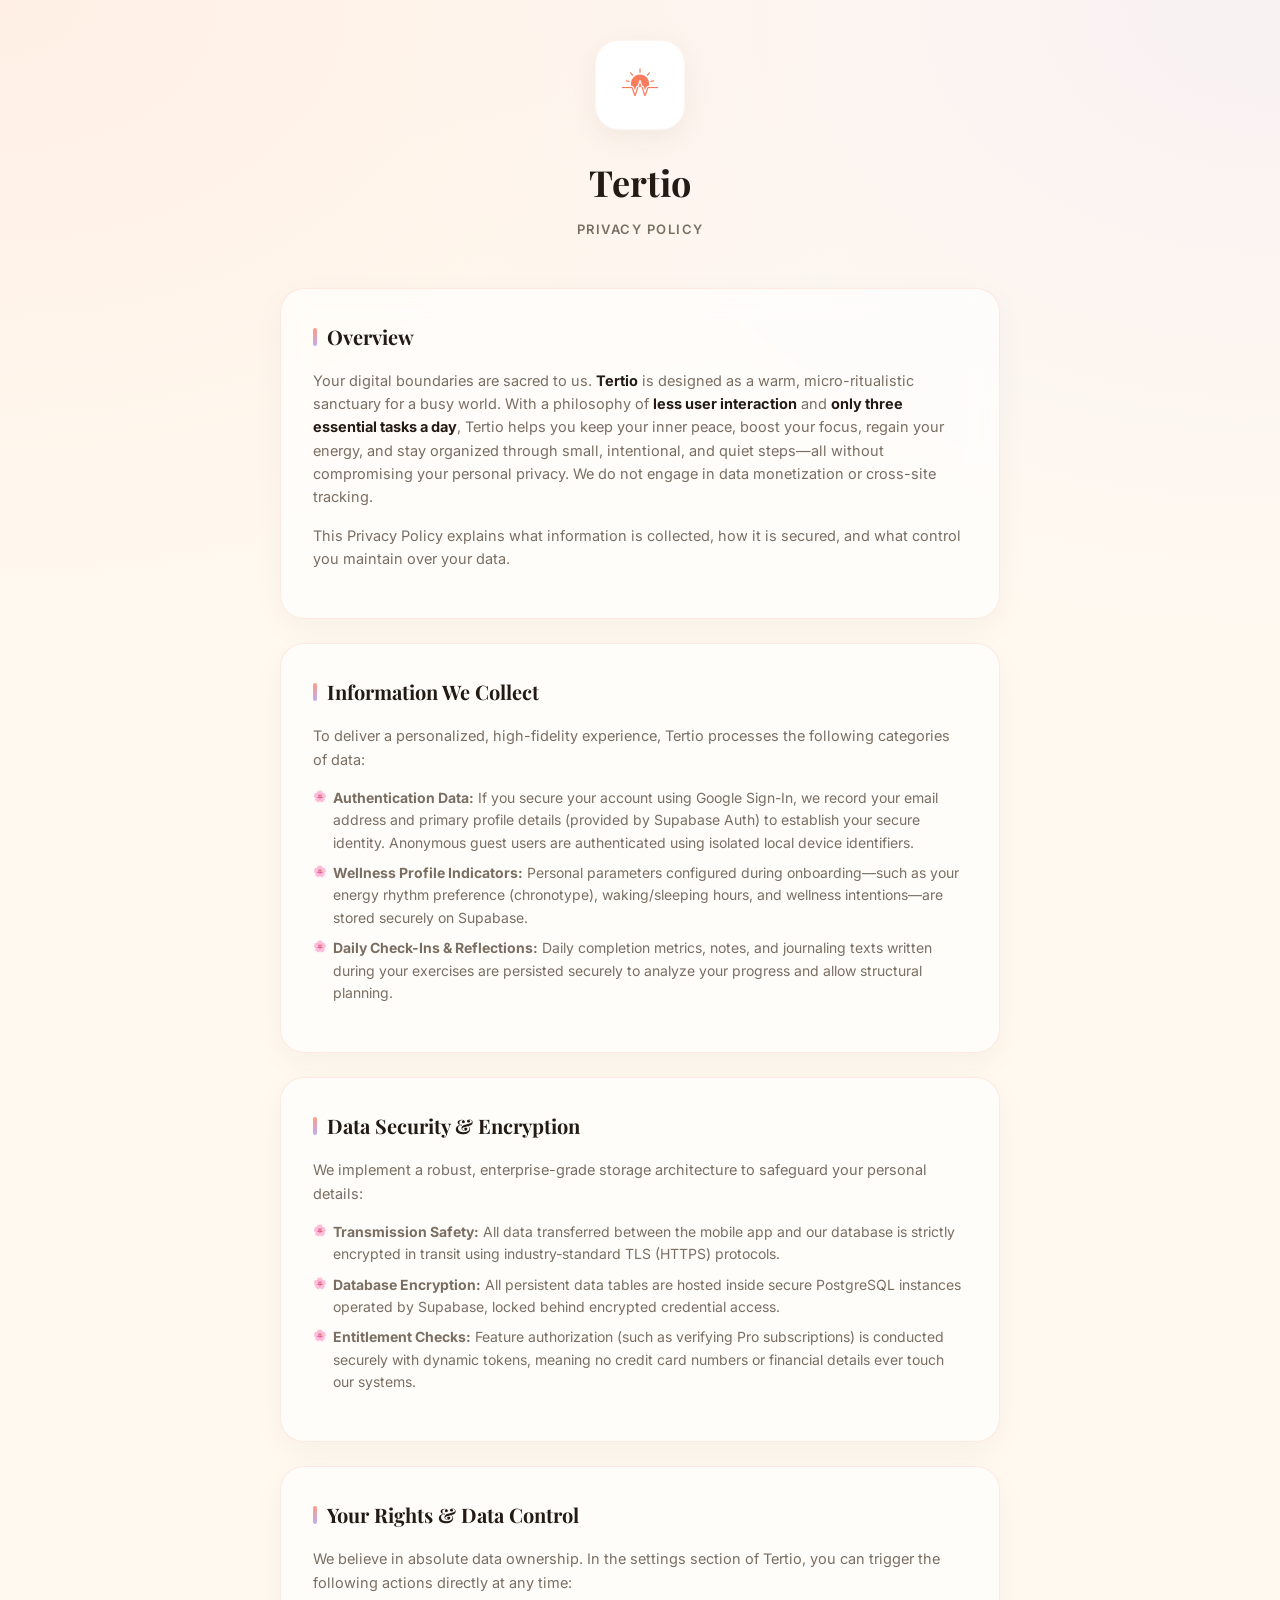
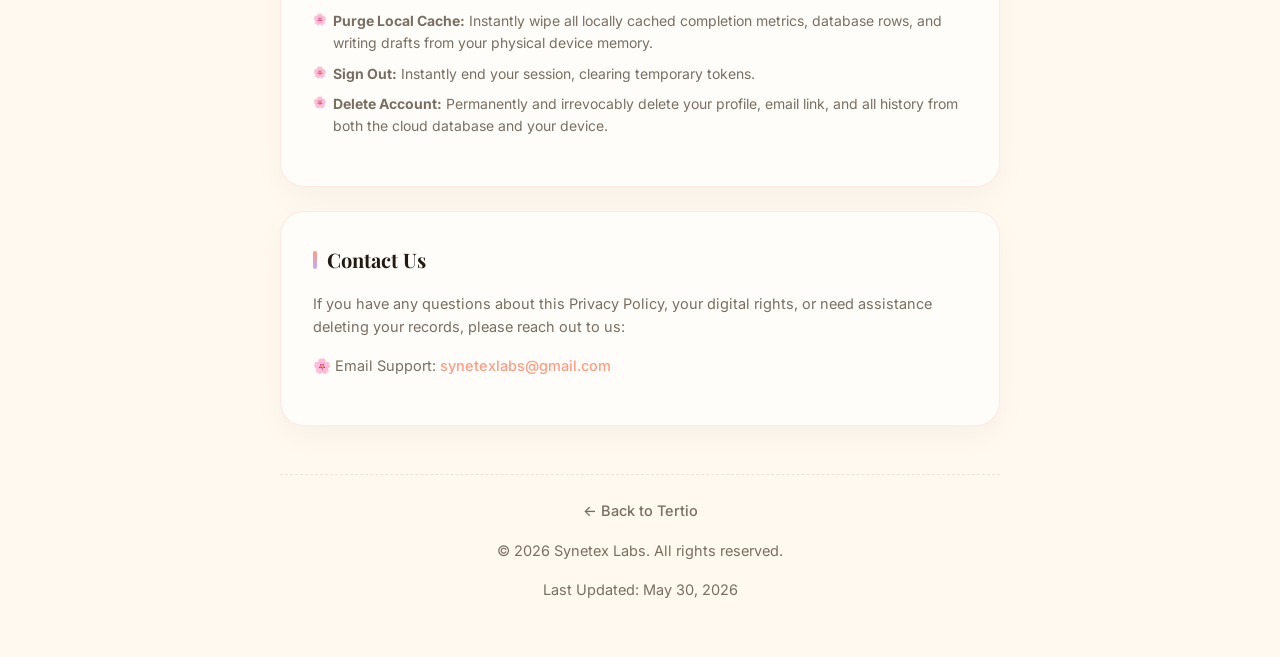
<file: privacy.html>
<!DOCTYPE html>
<html lang="en">
<head>
  <meta charset="UTF-8">
  <meta name="viewport" content="width=device-width, initial-scale=1.0">
  <title>Privacy Policy | Tertio</title>
  <link rel="icon" type="image/png" sizes="32x32" href="favicon-32.png" />
  <link rel="apple-touch-icon" href="apple-touch-icon.png" />
  <link rel="preconnect" href="https://fonts.googleapis.com">
  <link rel="preconnect" href="https://fonts.gstatic.com" crossorigin>
  <link href="https://fonts.googleapis.com/css2?family=Inter:wght@400;500;600;700&family=Playfair+Display:ital,wght@0,700;1,600&display=swap" rel="stylesheet">
  <style>
    /* Premium Ivory Brand Styling */
    :root {
      --bg-color: #FFF9F0;      /* Warm paper ivory */
      --text-main: #231A14;     /* Warm ink */
      --text-sub: #7A6E62;      /* Warm grey */
      --coral: #FF9C84;         /* Sunrise Coral */
      --lavender: #C0AEEE;      /* Dusk Lavender */
      --sage: #78B7A7;          /* Ocean Sage */
      --card-bg: rgba(255, 255, 255, 0.65);
      --card-border: rgba(255, 156, 132, 0.2);
    }

    * {
      box-sizing: border-box;
      margin: 0;
      padding: 0;
    }

    body {
      background-color: var(--bg-color);
      color: var(--text-main);
      font-family: 'Inter', sans-serif;
      line-height: 1.6;
      padding: 40px 20px;
      display: flex;
      justify-content: center;
      min-height: 100vh;
      background-image: 
        radial-gradient(at 0% 0%, rgba(255, 210, 197, 0.25) 0px, transparent 50%),
        radial-gradient(at 100% 0%, rgba(229, 218, 250, 0.25) 0px, transparent 50%);
      background-attachment: fixed;
    }

    .container {
      max-width: 720px;
      width: 100%;
    }

    /* Header styling matching custom-theming.md */
    header {
      text-align: center;
      margin-bottom: 48px;
    }

    .logo-container {
      display: inline-block;
      padding: 12px;
      background: #ffffff;
      border-radius: 24px;
      box-shadow: 0 8px 24px rgba(228, 218, 204, 0.4);
      margin-bottom: 16px;
      border: 1px solid rgba(255, 156, 132, 0.1);
    }

    .logo-img {
      width: 64px;
      height: 64px;
      display: block;
      border-radius: 12px;
    }

    h1 {
      font-family: 'Playfair Display', serif;
      font-size: 36px;
      font-weight: 700;
      color: var(--text-main);
      margin-bottom: 8px;
    }

    .subtitle {
      font-size: 13px;
      color: var(--text-sub);
      text-transform: uppercase;
      letter-spacing: 1.5px;
      font-weight: 600;
    }

    /* Glassmorphic Cards */
    .card {
      background: var(--card-bg);
      backdrop-filter: blur(12px);
      -webkit-backdrop-filter: blur(12px);
      border: 1px solid var(--card-border);
      border-radius: 24px;
      padding: 32px;
      box-shadow: 0 10px 32px rgba(35, 26, 20, 0.04);
      margin-bottom: 24px;
    }

    h2 {
      font-family: 'Playfair Display', serif;
      font-size: 20px;
      font-weight: 700;
      color: var(--text-main);
      margin-bottom: 16px;
      display: flex;
      align-items: center;
      gap: 10px;
    }

    h2::before {
      content: "";
      display: inline-block;
      width: 4px;
      height: 18px;
      background: linear-gradient(to bottom, var(--coral), var(--lavender));
      border-radius: 2px;
    }

    p {
      font-size: 14.5px;
      color: var(--text-sub);
      margin-bottom: 16px;
    }

    p strong {
      color: var(--text-main);
    }

    ul {
      list-style-type: none;
      padding-left: 0;
      margin-bottom: 16px;
    }

    li {
      font-size: 14px;
      color: var(--text-sub);
      position: relative;
      padding-left: 20px;
      margin-bottom: 8px;
    }

    li::before {
      content: "🌸";
      position: absolute;
      left: 0;
      top: 1px;
      font-size: 11px;
    }

    .footer {
      text-align: center;
      margin-top: 48px;
      padding-top: 24px;
      border-top: 1px dashed rgba(122, 110, 98, 0.15);
      font-size: 12px;
      color: var(--text-sub);
    }

    a {
      color: var(--coral);
      text-decoration: none;
      font-weight: 500;
      transition: color 0.2s ease;
    }

    a:hover {
      color: #e46f59;
    }
  </style>
</head>
<body>
  <div class="container">
    <header>
      <div class="logo-container">
        <!-- Renders the gorgeous real app icon if available, fallbacks to SVG representation -->
        <img class="logo-img" src="app_icon.png" onerror="this.style.display='none'; this.nextElementSibling.removeAttribute('style');" alt="Tertio">
        <svg class="logo-img" style="display:none;" viewBox="0 0 128 128" fill="none" xmlns="http://www.w3.org/2000/svg">
          <rect width="128" height="128" rx="28" fill="#FFF9F0"/>
          <circle cx="64" cy="64" r="36" fill="#FFCBB7" opacity="0.5"/>
          <path d="M64 28C83.8823 28 100 44.1177 100 64C100 83.8823 83.8823 100 64 100C44.1177 100 28 83.8823 28 64C28 44.1177 44.1177 28 64 28ZM64 42C51.8497 42 42 51.8497 42 64C42 76.1503 51.8497 86 64 86C76.1503 86 86 76.1503 86 64C86 51.8497 76.1503 42 64 42Z" fill="#FF9C84"/>
          <circle cx="64" cy="64" r="14" fill="#C0AEEE"/>
        </svg>
      </div>
      <h1>Tertio</h1>
      <div class="subtitle">Privacy Policy</div>
    </header>

    <main>
      <div class="card">
        <h2>Overview</h2>
        <p>Your digital boundaries are sacred to us. <strong>Tertio</strong> is designed as a warm, micro-ritualistic sanctuary for a busy world. With a philosophy of <strong>less user interaction</strong> and <strong>only three essential tasks a day</strong>, Tertio helps you keep your inner peace, boost your focus, regain your energy, and stay organized through small, intentional, and quiet steps—all without compromising your personal privacy. We do not engage in data monetization or cross-site tracking.</p>
        <p>This Privacy Policy explains what information is collected, how it is secured, and what control you maintain over your data.</p>
      </div>

      <div class="card">
        <h2>Information We Collect</h2>
        <p>To deliver a personalized, high-fidelity experience, Tertio processes the following categories of data:</p>
        <ul>
          <li><strong>Authentication Data:</strong> If you secure your account using Google Sign-In, we record your email address and primary profile details (provided by Supabase Auth) to establish your secure identity. Anonymous guest users are authenticated using isolated local device identifiers.</li>
          <li><strong>Wellness Profile Indicators:</strong> Personal parameters configured during onboarding—such as your energy rhythm preference (chronotype), waking/sleeping hours, and wellness intentions—are stored securely on Supabase.</li>
          <li><strong>Daily Check-Ins & Reflections:</strong> Daily completion metrics, notes, and journaling texts written during your exercises are persisted securely to analyze your progress and allow structural planning.</li>
        </ul>
      </div>

      <div class="card">
        <h2>Data Security & Encryption</h2>
        <p>We implement a robust, enterprise-grade storage architecture to safeguard your personal details:</p>
        <ul>
          <li><strong>Transmission Safety:</strong> All data transferred between the mobile app and our database is strictly encrypted in transit using industry-standard TLS (HTTPS) protocols.</li>
          <li><strong>Database Encryption:</strong> All persistent data tables are hosted inside secure PostgreSQL instances operated by Supabase, locked behind encrypted credential access.</li>
          <li><strong>Entitlement Checks:</strong> Feature authorization (such as verifying Pro subscriptions) is conducted securely with dynamic tokens, meaning no credit card numbers or financial details ever touch our systems.</li>
        </ul>
      </div>

      <div class="card">
        <h2>Your Rights & Data Control</h2>
        <p>We believe in absolute data ownership. In the settings section of Tertio, you can trigger the following actions directly at any time:</p>
        <ul>
          <li><strong>Purge Local Cache:</strong> Instantly wipe all locally cached completion metrics, database rows, and writing drafts from your physical device memory.</li>
          <li><strong>Sign Out:</strong> Instantly end your session, clearing temporary tokens.</li>
          <li><strong>Delete Account:</strong> Permanently and irrevocably delete your profile, email link, and all history from both the cloud database and your device.</li>
        </ul>
      </div>

      <div class="card">
        <h2>Contact Us</h2>
        <p>If you have any questions about this Privacy Policy, your digital rights, or need assistance deleting your records, please reach out to us:</p>
        <p>🌸 Email Support: <a href="mailto:synetexlabs@gmail.com">synetexlabs@gmail.com</a></p>
      </div>
    </main>

    <div class="footer">
      <p><a href="index.html" style="color: var(--text-sub);">← Back to Tertio</a></p>
      <p>© 2026 Synetex Labs. All rights reserved.</p>
      <p>Last Updated: May 30, 2026</p>
    </div>
  </div>
</body>
</html>
</file>
